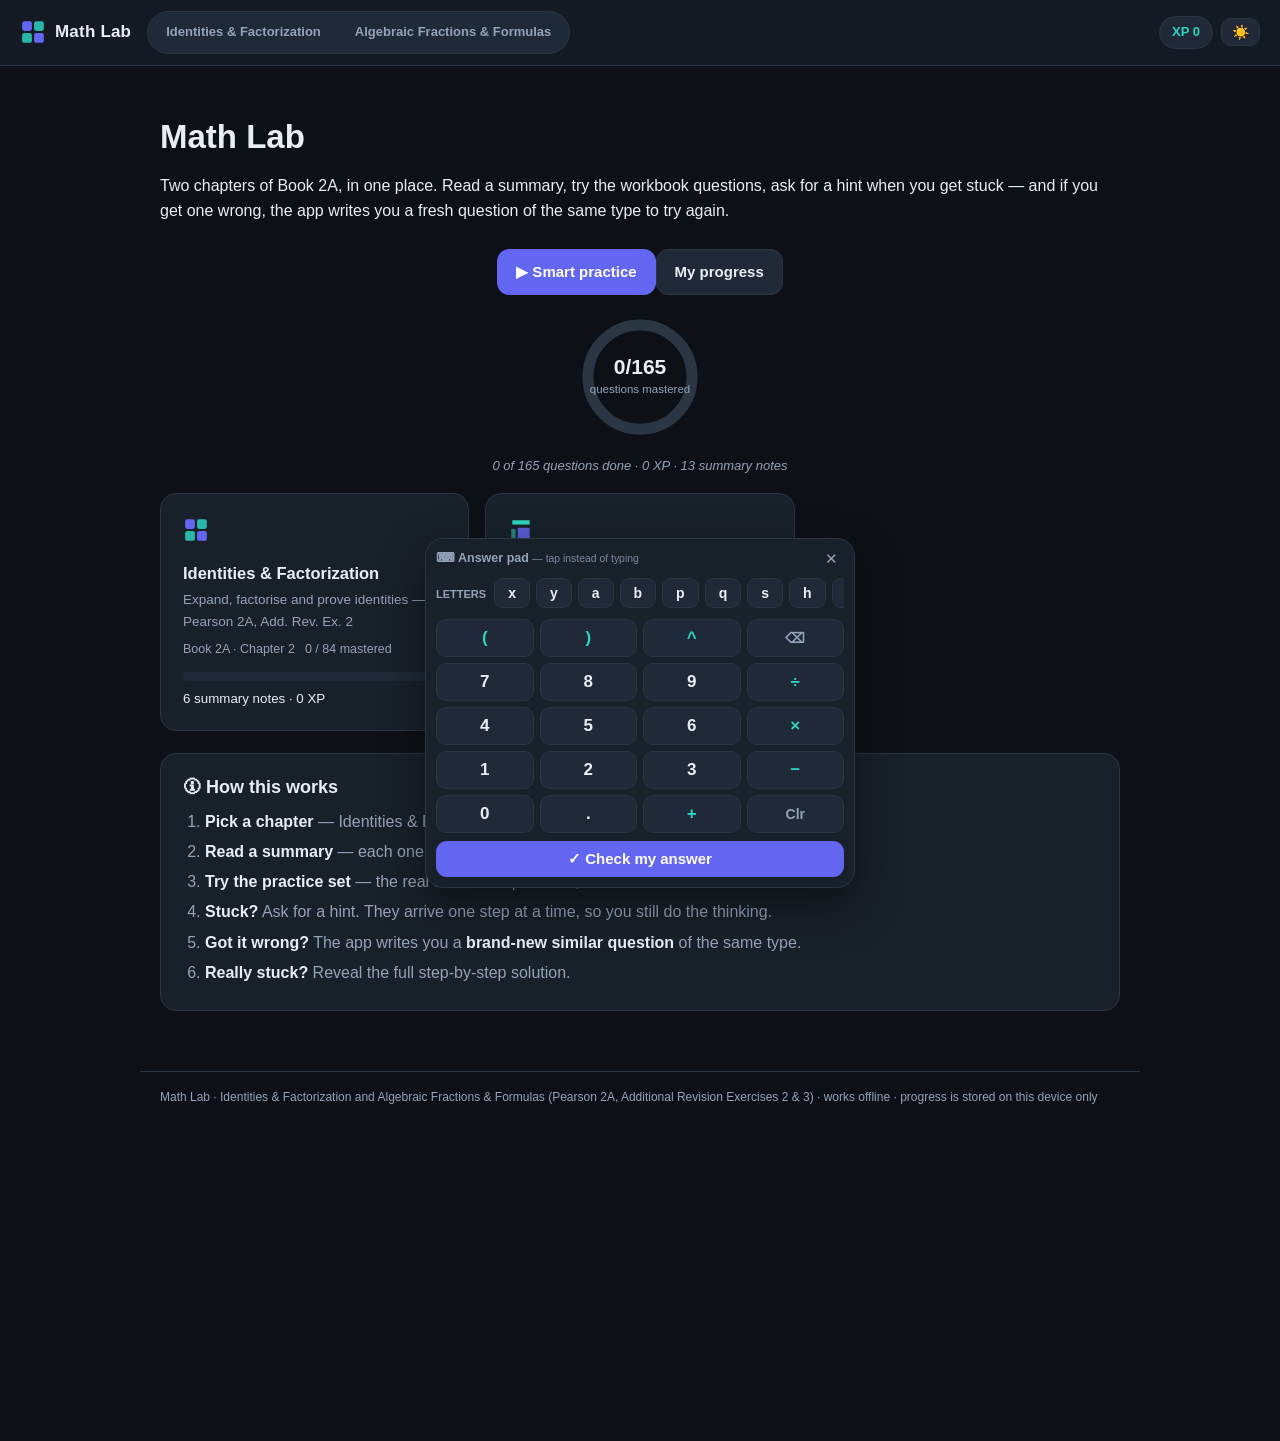
<file: index.dev.html>
<!DOCTYPE html>
<html lang="en">
<head>
<meta charset="UTF-8">
<meta name="viewport" content="width=device-width, initial-scale=1.0">
<meta name="description" content="Math Lab — practise Identities &amp; Factorization and Algebraic Fractions &amp; Formulas (Pearson 2A) with summaries, hints, step-by-step solutions and auto-generated similar questions.">
<title>Math Lab — Identities &amp; Algebraic Fractions</title>
<link rel="stylesheet" href="vendor/katex/katex.min.css">
<link rel="stylesheet" href="styles.css">
<!-- KaTeX must be parsed before the chapters render maths on first paint,
     so no `defer` here. -->
<script src="vendor/katex/katex.min.js"></script>
</head>
<body>
<div id="app"></div>

<script src="js/shell.js"></script>
<script src="js/topics/identity.js"></script>
<script src="js/topics/frac.js"></script>
<script src="js/keypad.js"></script>
</body>
</html>
</file>
<file: styles.css>
/* ==================== Fraction Lab styles ==================== */
:root {
  --bg: #0d1117; --bg2: #141a23; --card: #182029; --card2: #1f2937;
  --fg: #e9eef6; --fg2: #94a3b8; --line: #2b3644;
  --acc: #6366f1; --acc2: #2dd4bf; --ok: #34d399; --bad: #fb7185; --warn: #fbbf24;
  --radius: 16px;
}
[data-theme="light"] {
  --bg: #f3f6fb; --bg2: #ffffff; --card: #ffffff; --card2: #eef2f9;
  --fg: #17212f; --fg2: #5a6b82; --line: #dbe3ef;
  --acc: #4f46e5; --acc2: #0d9488; --ok: #059669; --bad: #e11d48; --warn: #b45309;
}
* { box-sizing: border-box; }
html, body { margin: 0; padding: 0; }
body {
  background: var(--bg); color: var(--fg);
  font-family: -apple-system, "SF Pro Text", "Segoe UI", "PingFang HK", "Helvetica Neue", Arial, sans-serif;
  line-height: 1.58; min-height: 100vh;
  -webkit-font-smoothing: antialiased;
}
a { color: var(--acc2); text-decoration: none; }
strong { color: var(--fg); }
h1, h2, h3 { line-height: 1.25; }

/* ---------- top bar ---------- */
.topbar {
  display: flex; align-items: center; gap: 16px;
  padding: 11px 20px; background: var(--bg2);
  border-bottom: 1px solid var(--line);
  position: sticky; top: 0; z-index: 20;
}
.logo { display: flex; align-items: center; gap: 9px; font-weight: 800; font-size: 17px; color: var(--fg); letter-spacing: .2px; flex-shrink: 0; }
.topnav { display: flex; gap: 3px; flex: 1; overflow-x: auto; }
.navlink { padding: 7px 13px; border-radius: 10px; color: var(--fg2); font-weight: 600; font-size: 14px; white-space: nowrap; }
.navlink:hover { color: var(--fg); background: var(--card2); }
.navlink.active { color: var(--fg); background: var(--card2); }
.topright { display: flex; align-items: center; gap: 8px; }
.chip { background: var(--card2); border: 1px solid var(--line); padding: 5px 12px; border-radius: 99px; font-weight: 700; font-size: 13px; color: var(--acc2); white-space: nowrap; }
.theme-btn { background: var(--card2); border: 1px solid var(--line); border-radius: 10px; padding: 5px 10px; cursor: pointer; font-size: 14px; color: var(--fg); }
.theme-btn:hover { border-color: var(--acc); }

/* ---------- layout ---------- */
.content { max-width: 1000px; margin: 0 auto; padding: 24px 20px 60px; }
.foot { max-width: 1000px; margin: 0 auto; padding: 16px 20px 34px; color: var(--fg2); font-size: 12px; border-top: 1px solid var(--line); }

/* ---------- buttons ---------- */
.btn {
  background: var(--card2); color: var(--fg); border: 1px solid var(--line);
  padding: 10px 18px; border-radius: 12px; font-size: 15px; font-weight: 600;
  cursor: pointer; transition: transform .06s, filter .15s, border-color .15s;
  font-family: inherit;
}
.btn:hover { filter: brightness(1.12); border-color: var(--acc); }
.btn:active { transform: scale(.97); }
.btn.primary { background: var(--acc); border-color: var(--acc); color: #fff; }
.btn.teal { background: var(--acc2); border-color: var(--acc2); color: #05231f; }
.btn.big { font-size: 16.5px; padding: 13px 24px; }
.btn.small { padding: 7px 13px; font-size: 13.5px; }
.btn.ghost { background: transparent; }
.btn.yes { border-color: var(--ok); color: var(--ok); background: transparent; }
.btn.no { border-color: var(--bad); color: var(--bad); background: transparent; }
.btn.hint { border-color: var(--warn); color: var(--warn); background: transparent; }
.btn:disabled { opacity: .45; cursor: default; filter: none; border-color: var(--line); }
.btn-row { display: flex; gap: 10px; flex-wrap: wrap; margin-top: 14px; }

/* ---------- hero / home ---------- */
.hero { padding: 26px 0 6px; }
.hero h1 { font-size: 33px; margin: 0 0 10px; }
.hero-sub { color: var(--fg2); font-size: 17px; max-width: 640px; margin: 0 0 18px; }
@media (max-width: 700px) { .hero h1 { font-size: 26px; } .hero-sub { font-size: 15.5px; } }
.home-ring { text-align: center; color: var(--fg2); font-size: 13px; margin: 6px 0 4px; }
.home-cols { display: grid; grid-template-columns: 1fr 1fr; gap: 18px; margin-top: 22px; }
@media (max-width: 760px) { .home-cols { grid-template-columns: 1fr; } }
.how { margin-top: 22px; }
.how ol { color: var(--fg2); padding-left: 22px; margin: 8px 0 0; }
.how li { margin-bottom: 5px; }
.how li b { color: var(--fg); }

/* ---------- cards ---------- */
.card { background: var(--card); border: 1px solid var(--line); border-radius: var(--radius); padding: 20px 22px; }
.card h2 { margin: 2px 0 10px; font-size: 18px; }
.list-row { display: flex; gap: 12px; align-items: flex-start; padding: 10px 8px; border-radius: 11px; color: var(--fg); }
.list-row:hover { background: var(--card2); }
.list-row .ic { font-size: 20px; margin-top: 1px; flex-shrink: 0; }
.list-row small { color: var(--fg2); font-size: 13px; }
.list-row .nm { font-weight: 700; font-size: 14.5px; }

/* ---------- level pills ---------- */
.set-lvl { display: inline-block; font-size: 11px; font-weight: 800; padding: 3px 9px; border-radius: 99px; letter-spacing: .3px; }
.lvl1 { background: color-mix(in srgb, var(--acc2) 18%, transparent); color: var(--acc2); }
.lvl2 { background: color-mix(in srgb, var(--bad) 16%, transparent); color: var(--bad); }

/* ---------- learn ---------- */
.page-title { font-size: 26px; margin: 4px 0 4px; }
.backlink { font-size: 14px; font-weight: 600; }
.page-sub { color: var(--fg2); margin-top: 2px; }
.learn-grid { display: grid; grid-template-columns: repeat(auto-fill, minmax(285px, 1fr)); gap: 16px; margin-top: 16px; }
.learn-card { display: block; color: var(--fg); transition: transform .1s, border-color .15s; }
.learn-card:hover { transform: translateY(-2px); border-color: var(--acc); }
.learn-card h3 { margin: 8px 0 6px; font-size: 16.5px; }
.learn-card p { color: var(--fg2); font-size: 13.5px; margin: 0 0 8px; }
.learn-ic { font-size: 26px; }
.learn-nav { display: flex; justify-content: space-between; gap: 12px; margin-top: 26px; }
.note-h { color: var(--acc2); margin: 22px 0 2px; font-size: 16px; }
.note-p { color: var(--fg); margin: 4px 0; }
.note-p.muted { color: var(--fg2); }
.formula {
  background: var(--card2); border: 1px solid var(--line); border-left: 4px solid var(--acc2);
  padding: 12px 18px; border-radius: 11px; font-size: 18px; margin: 10px 0; overflow-x: auto;
}
.example { background: var(--card2); border-radius: 11px; padding: 12px 16px; margin: 12px 0; border: 1px solid var(--line); }
.ex-label { font-size: 11px; font-weight: 800; text-transform: uppercase; letter-spacing: .9px; color: var(--acc2); margin-bottom: 5px; }

/* ---------- practice grid ---------- */
.prac-grid { display: grid; grid-template-columns: repeat(auto-fill, minmax(300px, 1fr)); gap: 16px; margin-top: 18px; }
.set-card { display: block; color: var(--fg); transition: transform .1s, border-color .15s; }
.set-card:hover { transform: translateY(-2px); border-color: var(--acc); }
.set-card h3 { margin: 6px 0 6px; font-size: 16.5px; }
.set-card p { color: var(--fg2); font-size: 13.5px; margin: 0 0 10px; }
.set-meta { display: flex; align-items: center; gap: 10px; font-size: 12.5px; color: var(--fg2); }
.qgrid { display: grid; grid-template-columns: repeat(auto-fill, minmax(155px, 1fr)); gap: 10px; margin-top: 16px; }
.qcell { background: var(--card); border: 1.5px solid var(--line); border-radius: 12px; padding: 13px; color: var(--fg); font-weight: 700; font-size: 15px; text-align: left; cursor: pointer; font-family: inherit; }
.qcell:hover { border-color: var(--acc); }
.qcell.done { border-color: color-mix(in srgb, var(--ok) 55%, transparent); }
.qcell.tried { border-color: color-mix(in srgb, var(--warn) 55%, transparent); }
.qn { display: block; margin-bottom: 5px; }
.mini-preview { display: block; font-weight: 400; font-size: 12.5px; color: var(--fg2); overflow: hidden; text-overflow: ellipsis; white-space: nowrap; }
.badge { font-size: 11px; font-weight: 700; padding: 2px 8px; border-radius: 99px; }
.badge.ok { background: color-mix(in srgb, var(--ok) 16%, transparent); color: var(--ok); }
.badge.mid { background: color-mix(in srgb, var(--acc2) 16%, transparent); color: var(--acc2); }
.badge.bad { background: color-mix(in srgb, var(--warn) 16%, transparent); color: var(--warn); }

/* ---------- question view ---------- */
.qwrap { max-width: 800px; margin: 0 auto; }
.crumb { color: var(--fg2); font-size: 13.5px; margin-bottom: 10px; }
.qcard { padding: 26px 30px; }
@media (max-width: 620px) { .qcard { padding: 20px 17px; } }
.skill-tag { display: inline-block; font-size: 11.5px; font-weight: 700; letter-spacing: .4px; color: var(--acc2); background: color-mix(in srgb, var(--acc2) 14%, transparent); padding: 4px 11px; border-radius: 99px; margin-bottom: 12px; }
.sim-banner { background: color-mix(in srgb, var(--acc) 16%, transparent); border: 1px solid var(--acc); padding: 10px 14px; border-radius: 12px; margin-bottom: 14px; font-size: 14.5px; }
.retry-banner { background: color-mix(in srgb, var(--warn) 12%, transparent); border: 1px solid color-mix(in srgb, var(--warn) 50%, transparent); padding: 9px 14px; border-radius: 12px; margin-bottom: 14px; font-size: 14px; }
.qtext { margin: 8px 0 6px; }
.qctx { color: var(--fg2); font-size: 15.5px; margin: 0 0 10px; }
.qdir { font-size: 15.5px; margin: 0 0 4px; }
.qmath { font-size: 1.5em; margin: 12px 0 6px; overflow-x: auto; padding: 3px 0; }
.answer-zone { margin-top: 16px; }

/* answer inputs */
.mcq-list { display: grid; grid-template-columns: 1fr 1fr; gap: 10px; }
@media (max-width: 620px) { .mcq-list { grid-template-columns: 1fr; } }
.mcq-opt { text-align: left; background: var(--card2); border: 1.5px solid var(--line); color: var(--fg); padding: 13px 16px; border-radius: 12px; cursor: pointer; font-size: 16px; font-family: inherit; }
.mcq-opt:hover:not(:disabled) { border-color: var(--acc); }
.mcq-opt:disabled { cursor: default; }
.mcq-opt.picked-wrong { border-color: var(--bad); background: color-mix(in srgb, var(--bad) 10%, transparent); }
.mcq-opt.reveal-ok { border-color: var(--ok); background: color-mix(in srgb, var(--ok) 12%, transparent); }
.opt-letter { font-weight: 800; color: var(--acc2); margin-right: 9px; }
.ans-row { display: flex; gap: 10px; align-items: center; flex-wrap: wrap; }
.textin-box { display: flex; flex-direction: column; gap: 9px; max-width: 600px; }
.ans-in { padding: 12px 15px; font-size: 17px; border-radius: 12px; border: 1.5px solid var(--line); background: var(--bg2); color: var(--fg); font-family: ui-monospace, "SF Mono", Menlo, Consolas, monospace; width: 100%; }
.ans-in:focus { outline: none; border-color: var(--acc); }
.preview { min-height: 46px; background: var(--card2); border: 1px dashed var(--line); border-radius: 11px; padding: 9px 14px; font-size: 15px; color: var(--fg2); display: flex; align-items: center; }
.tips { font-size: 12.5px; color: var(--fg2); margin-top: 4px; }

/* hints & feedback */
.hint-zone { margin-top: 4px; }
.hint { background: color-mix(in srgb, var(--warn) 9%, transparent); border: 1px solid color-mix(in srgb, var(--warn) 45%, transparent); padding: 10px 14px; border-radius: 12px; margin: 8px 0; font-size: 15px; animation: pop .22s; }
.feedback { margin-top: 12px; }
.fb { border-radius: 14px; padding: 16px 18px; animation: pop .22s; }
.fb-ok { background: color-mix(in srgb, var(--ok) 10%, transparent); border: 1px solid color-mix(in srgb, var(--ok) 45%, transparent); }
.fb-bad { background: color-mix(in srgb, var(--bad) 8%, transparent); border: 1px solid color-mix(in srgb, var(--bad) 40%, transparent); }
.fb-title { font-weight: 800; font-size: 16.5px; margin-bottom: 3px; }
.fb-sub { color: var(--fg2); font-size: 13.5px; margin: 8px 0 0; }
.fb-ans { margin-top: 10px; font-size: 17px; }
@keyframes pop { from { opacity: 0; transform: translateY(5px); } to { opacity: 1; transform: none; } }

/* steps */
.step-zone { margin-top: 14px; }
.steps-box { background: var(--card2); border: 1px solid var(--line); border-radius: 14px; padding: 16px 20px; }
.steps-title { font-size: 11px; font-weight: 800; letter-spacing: 1px; text-transform: uppercase; color: var(--acc2); margin-bottom: 6px; }
.step { border-left: 3px solid var(--acc); padding: 6px 0 6px 14px; margin: 10px 0; animation: pop .22s; }
.step-note { color: var(--fg2); font-size: 13.5px; }

/* progress dots */
.setbar { display: flex; gap: 7px; justify-content: center; margin-top: 18px; flex-wrap: wrap; }
.dot { width: 31px; height: 31px; border-radius: 50%; display: flex; align-items: center; justify-content: center; font-size: 12px; font-weight: 700; background: var(--card2); border: 1px solid var(--line); color: var(--fg2); }
.dot:hover { border-color: var(--acc); color: var(--fg); }
.dot.done { background: color-mix(in srgb, var(--ok) 18%, transparent); color: var(--ok); border-color: var(--ok); }
.dot.tried { border-color: color-mix(in srgb, var(--warn) 55%, transparent); color: var(--warn); }
.dot.cur { border-color: var(--acc); color: var(--fg); box-shadow: 0 0 0 2px color-mix(in srgb, var(--acc) 40%, transparent); }

/* ---------- progress page ---------- */
.prog-top { display: grid; grid-template-columns: repeat(4, 1fr); gap: 14px; margin: 14px 0; }
@media (max-width: 720px) { .prog-top { grid-template-columns: repeat(2, 1fr); } }
.stat { text-align: center; background: var(--card2); border: 1px solid var(--line); border-radius: 13px; padding: 14px 8px; }
.stat-num { font-size: 30px; font-weight: 800; color: var(--acc2); }
.stat-lbl { color: var(--fg2); font-size: 12.5px; }
.skill-row { display: grid; grid-template-columns: 210px 1fr 84px; gap: 12px; align-items: center; padding: 7px 0; }
@media (max-width: 620px) { .skill-row { grid-template-columns: 1fr; gap: 2px; } }
.skill-name { font-size: 14px; }
.skill-val { font-size: 12.5px; color: var(--fg2); text-align: right; }
progress { width: 100%; height: 9px; -webkit-appearance: none; appearance: none; border: none; border-radius: 99px; overflow: hidden; background: var(--card2); }
progress::-webkit-progress-bar { background: var(--card2); border-radius: 99px; }
progress::-webkit-progress-value { background: linear-gradient(90deg, var(--acc), var(--acc2)); border-radius: 99px; }
progress::-moz-progress-bar { background: var(--acc2); border-radius: 99px; }

/* ---------- math ---------- */
.katex { font-size: 1.06em; }
.qmath .katex { font-size: 1.02em; }
.math-display { margin: 12px 0; overflow-x: auto; padding: 2px 0; }
.math-display .katex-display { margin: 6px 0; }
.formula .katex { font-size: 1.05em; }
.katex-error { color: var(--bad); font-family: ui-monospace, monospace; font-size: .9em; }

/* ==========================================================================
   Identity chapter — widgets that only it uses
   (the merged sheet is built on the Fraction Lab design tokens, so these
   reuse the same variables rather than introducing new ones)
   ========================================================================== */

/* "find the constants" questions: A = ___, B = ___ */
.const-row { display: flex; gap: 14px; align-items: center; flex-wrap: wrap; }
.const-lab { display: flex; align-items: center; gap: 8px; font-size: 17px; }
.const-in {
  width: 92px; padding: 10px 12px; font-size: 17px; border-radius: 11px;
  border: 1.5px solid var(--line); background: var(--bg2); color: var(--fg);
  text-align: center; font-family: ui-monospace, "SF Mono", Menlo, Consolas, monospace;
}
.const-in.wide { width: 180px; text-align: left; }
.const-in:focus { outline: none; border-color: var(--acc); }

/* free-text answers (e.g. "state whether it is an identity, and why") */
.text-in {
  width: 100%; padding: 13px 15px; font-size: 17px; border-radius: 12px;
  border: 1.5px solid var(--line); background: var(--bg2); color: var(--fg);
  font-family: ui-monospace, "SF Mono", Menlo, Consolas, monospace;
}
.text-in:focus { outline: none; border-color: var(--acc); }

/* inline maths inside a paragraph */
.math-inline { white-space: nowrap; }

/* the Identity chapter labels solved cells "solved"; Fraction Lab uses "done" */
.qcell.solved { background: color-mix(in srgb, var(--ok) 12%, transparent); border-color: var(--ok); }
.qcell.solved .qn { color: var(--ok); }

/* reset-progress button */
.btn.danger { color: var(--bad); border-color: color-mix(in srgb, var(--bad) 45%, transparent); }
.btn.danger:hover { background: color-mix(in srgb, var(--bad) 12%, transparent); }

/* hero strip on the chapter home page */
.home-top { display: flex; justify-content: center; padding: 10px 0 4px; }

/* XP chip — same look as Fraction Lab's .chip */
.xp-chip {
  background: var(--card2); border: 1px solid var(--line); padding: 5px 12px;
  border-radius: 99px; font-weight: 700; font-size: 13px; color: var(--acc2);
  white-space: nowrap;
}

/* summary-note body copy */
.learn-body { font-size: 15.5px; line-height: 1.75; color: var(--fg); }
.learn-body p { margin: 0 0 12px; }
.learn-body strong { color: var(--fg); }
.learn-body em { color: var(--fg2); }

/* ==========================================================================
   Shell — chapter switcher shared by both chapters
   ========================================================================== */
.chap-switch { display: flex; gap: 6px; background: var(--card2); border: 1px solid var(--line); padding: 4px; border-radius: 99px; }
.chap-pill {
  padding: 6px 14px; border-radius: 99px; font-size: 13px; font-weight: 700;
  color: var(--fg2); white-space: nowrap; transition: background .15s, color .15s;
}
.chap-pill:hover { color: var(--fg); }
.chap-pill.on { background: var(--acc); color: #fff; }
.chapter-host { display: contents; }

@media (max-width: 780px) {
  .chap-switch { display: none; }
}

/* ==========================================================================
   Answer pad (js/keypad.js) — tap-to-enter answer keypad for students
   ========================================================================== */
.kp {
  position: fixed; left: 50%; bottom: 12px; transform: translateX(-50%);
  z-index: 60; width: min(430px, calc(100vw - 20px));
  background: var(--card); border: 1px solid var(--line); border-radius: 18px;
  box-shadow: 0 18px 44px rgba(0, 0, 0, .45); padding: 8px 10px 10px;
  font-size: 14px; user-select: none; -webkit-user-select: none;
}
.kp-head { display: flex; align-items: center; justify-content: space-between; margin-bottom: 8px; }
.kp-title { font-size: 12.5px; font-weight: 700; color: var(--fg2); }
.kp-title small { font-weight: 500; opacity: .8; }
.kp-close {
  background: none; border: 0; color: var(--fg2); cursor: pointer;
  font-size: 15px; line-height: 1; padding: 4px 6px; border-radius: 8px;
}
.kp-close:hover { background: var(--card2); color: var(--fg); }

.kp-vars { display: flex; align-items: center; gap: 8px; margin-bottom: 8px; }
.kp-vars-lab { font-size: 11px; font-weight: 700; color: var(--fg2); text-transform: uppercase; flex: none; }
.kp-vars-list {
  display: flex; gap: 6px; overflow-x: auto; padding-bottom: 3px;
  scrollbar-width: thin; flex: 1;
}
.kp-vars-list::-webkit-scrollbar { height: 5px; }
.kp-vars-list::-webkit-scrollbar-thumb { background: var(--line); border-radius: 99px; }

.kp-grid { display: grid; grid-template-columns: repeat(4, 1fr); gap: 6px; }
.kp-key {
  padding: 8px 0; border-radius: 10px; border: 1px solid var(--line);
  background: var(--card2); color: var(--fg); font-size: 17px; font-weight: 700;
  font-family: inherit; cursor: pointer; transition: transform .06s, background .12s;
}
.kp-key:hover { border-color: var(--acc); }
.kp-key:active { transform: scale(.94); background: var(--acc); color: #fff; }
.kp-op { color: var(--acc2); }
.kp-op:active { background: var(--acc2); color: #04211d; }
.kp-fn { font-size: 14px; color: var(--fg2); }
.kp-var { padding: 6px 13px; font-size: 14px; border-radius: 9px; flex: none; }

.kp-check {
  width: 100%; margin-top: 8px; padding: 9px 0; border: 0; border-radius: 11px;
  background: var(--acc); color: #fff; font-size: 15px; font-weight: 800;
  font-family: inherit; cursor: pointer; transition: transform .06s;
}
.kp-check:active { transform: scale(.98); }

.kp-fab {
  position: fixed; right: 14px; bottom: 14px; z-index: 60;
  width: 48px; height: 48px; border-radius: 50%; border: 1px solid var(--line);
  background: var(--card); color: var(--fg); font-size: 19px; cursor: pointer;
  box-shadow: 0 8px 22px rgba(0, 0, 0, .35);
}
.kp-hidden { display: none !important; }

/* leave room for the docked pad so it never hides the footer or feedback */
body.kp-docked { padding-bottom: 300px; }

@media (max-width: 520px) {
  .kp { bottom: 0; border-radius: 16px 16px 0 0; width: 100vw; left: 0; transform: none; }
}
</file>
